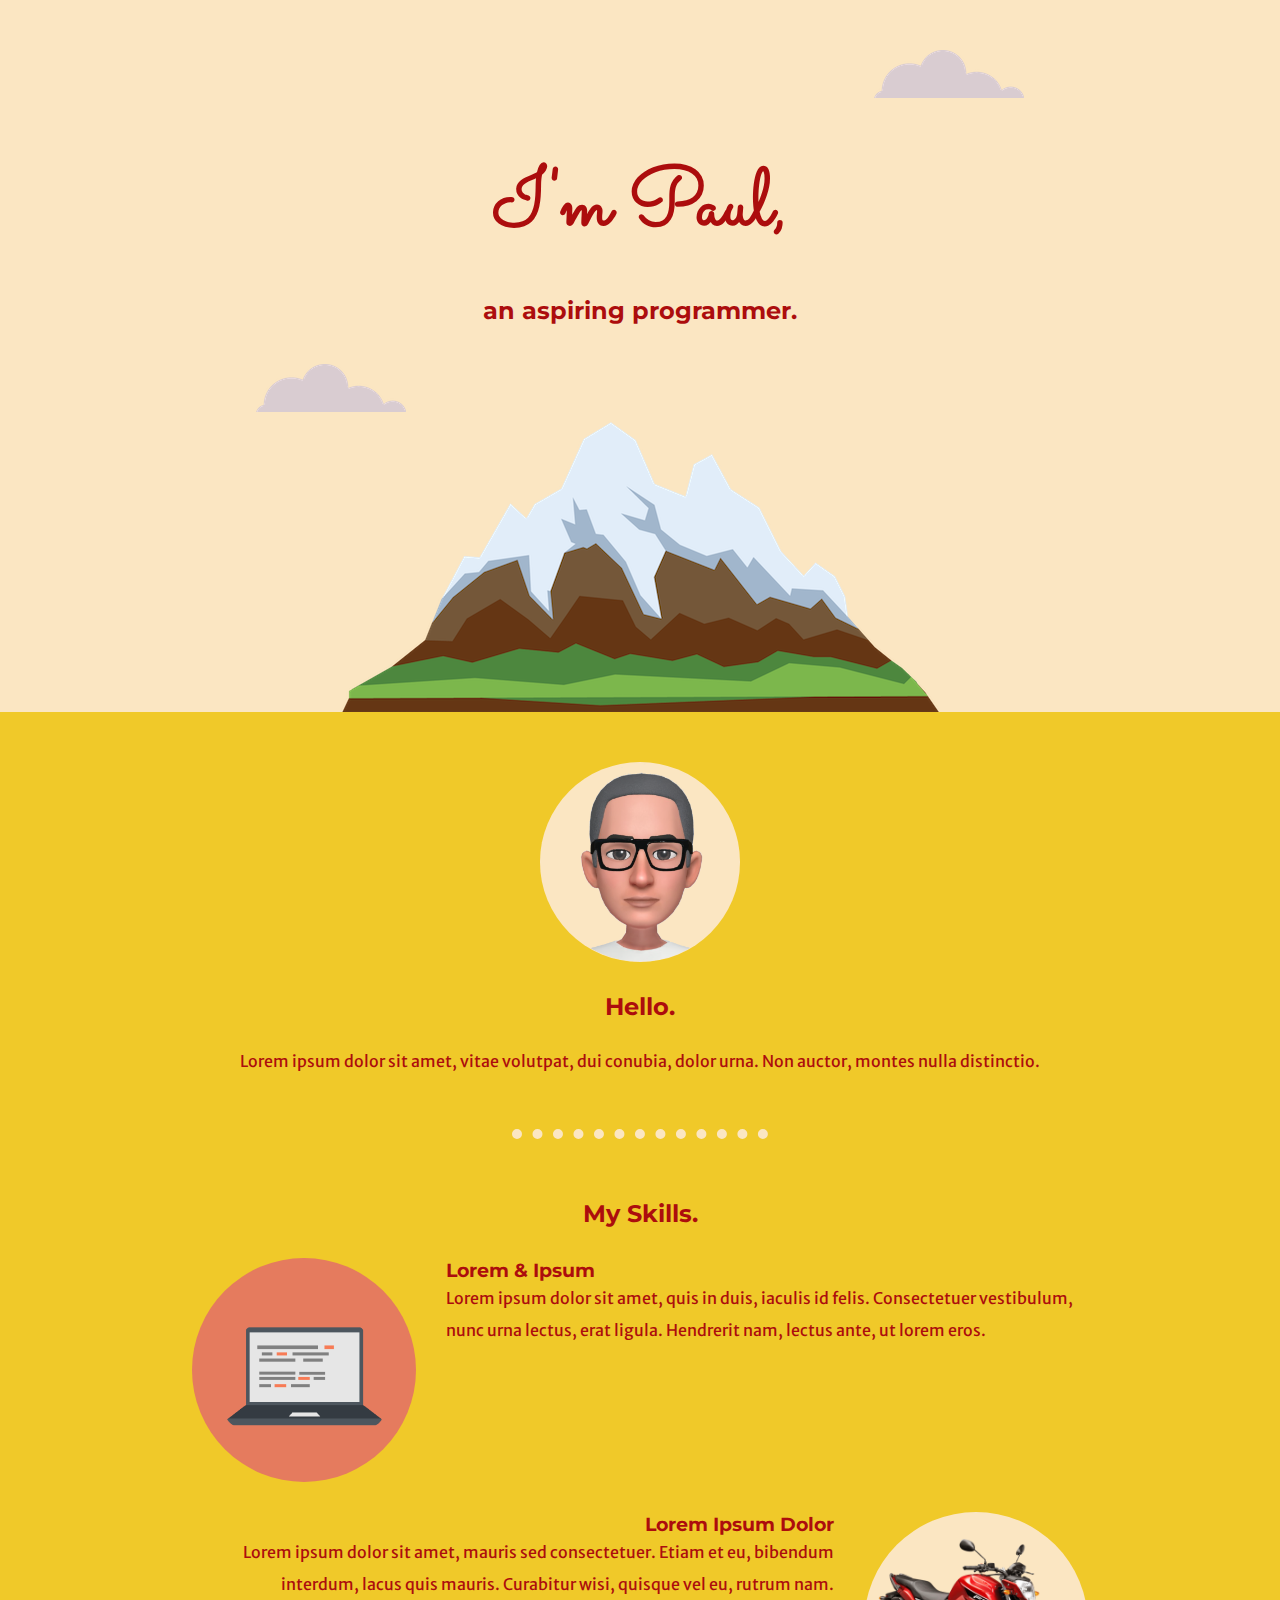
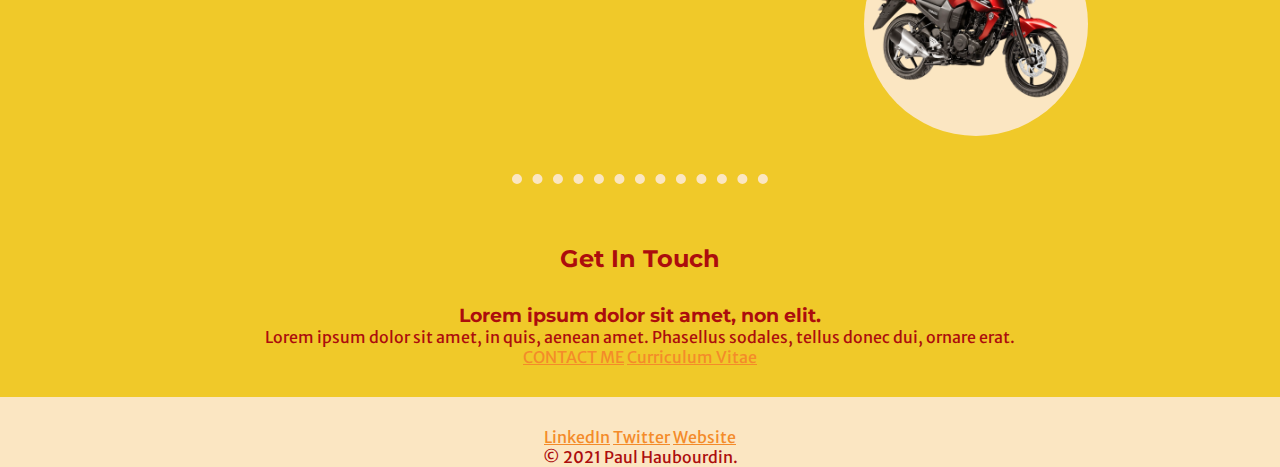
<file: index.html>
<html>
  <head>
    <meta charset="utf-8">
    <meta name="description" content="Paul's bio page, listing background and abilities.">
    <link rel="stylesheet" href="css/styles.css">
    <link rel="icon" href="paulemoji.ico">
    <link rel="preconnect" href="https://fonts.googleapis.com"><link rel="preconnect" href="https://fonts.gstatic.com" crossorigin><link href="https://fonts.googleapis.com/css2?family=Merriweather+Sans&family=Montserrat&family=Sacramento&display=swap" rel="stylesheet">
    <title>Paul Haubourdin</title>
  </head>
  <body>

    <div class="top-container">
      <img class="top-cloud" src="images/cloud.png" alt="cloud-img">
      <h1>I'm Paul,</h1>
      <h2>an aspiring programmer.</h2>
      <img class="bottom-cloud"src="images/cloud.png" alt="cloud-img">
      <img src="images/mountain.png" alt="cloud.img">
    </div>

    <div class="middle-container">
      <div class="profile">
        <img class="icon emoji-icon" src="images/emoji.png" alt="paul-emoji-img" width=200px>
        <h2>Hello.</h2>
        <p>Lorem ipsum dolor sit amet, vitae volutpat, dui conubia, dolor urna. Non auctor, montes nulla distinctio.</p>
      </div>
      <hr>
      <div class="skills">
        <h2>My Skills.</h2>
        <div class="skill-row left-row">
          <img class="icon skill-icon left-icon" src="images/computer.png" alt="computer-image">
          <h3>Lorem & Ipsum</h3>
          <p class="skill-text">Lorem ipsum dolor sit amet, quis in duis, iaculis id felis. Consectetuer vestibulum, nunc urna lectus, erat ligula. Hendrerit nam, lectus ante, ut lorem eros.</p>
        </div>
        <div class="skill-row right-row">
          <img class="icon skill-icon right-icon" src="images/motorcycle.png" alt="motorcycle-image">
          <h3>Lorem Ipsum Dolor</h3>
          <p class="skill-text">Lorem ipsum dolor sit amet, mauris sed consectetuer. Etiam et eu, bibendum interdum, lacus quis mauris. Curabitur wisi, quisque vel eu, rutrum nam.</p>
        </div>
      </div>
      <hr>
      <div class="contact-me">
        <h2>Get In Touch</h2>
        <h3>Lorem ipsum dolor sit amet, non elit.</h3>
        <p>Lorem ipsum dolor sit amet, in quis, aenean amet. Phasellus sodales, tellus donec dui, ornare erat.</p>
        <a class="btn" href="mailto:paul@haubourdin.net">CONTACT ME</a>
        <a class="btn" href="cv.html">Curriculum Vitae</a>
      </div>
    </div>

    <div class="bottom-container">
      <a class="footer-link" href="https://www.linkedin.com/">LinkedIn</a>
      <a class="footer-link" href="https://twitter.com/">Twitter</a>
      <a class="footer-link" href="http://www.haubourdin.net/">Website</a>
      <p>© 2021 Paul Haubourdin.</p>
    </div>

  </body>
</html>
</file>
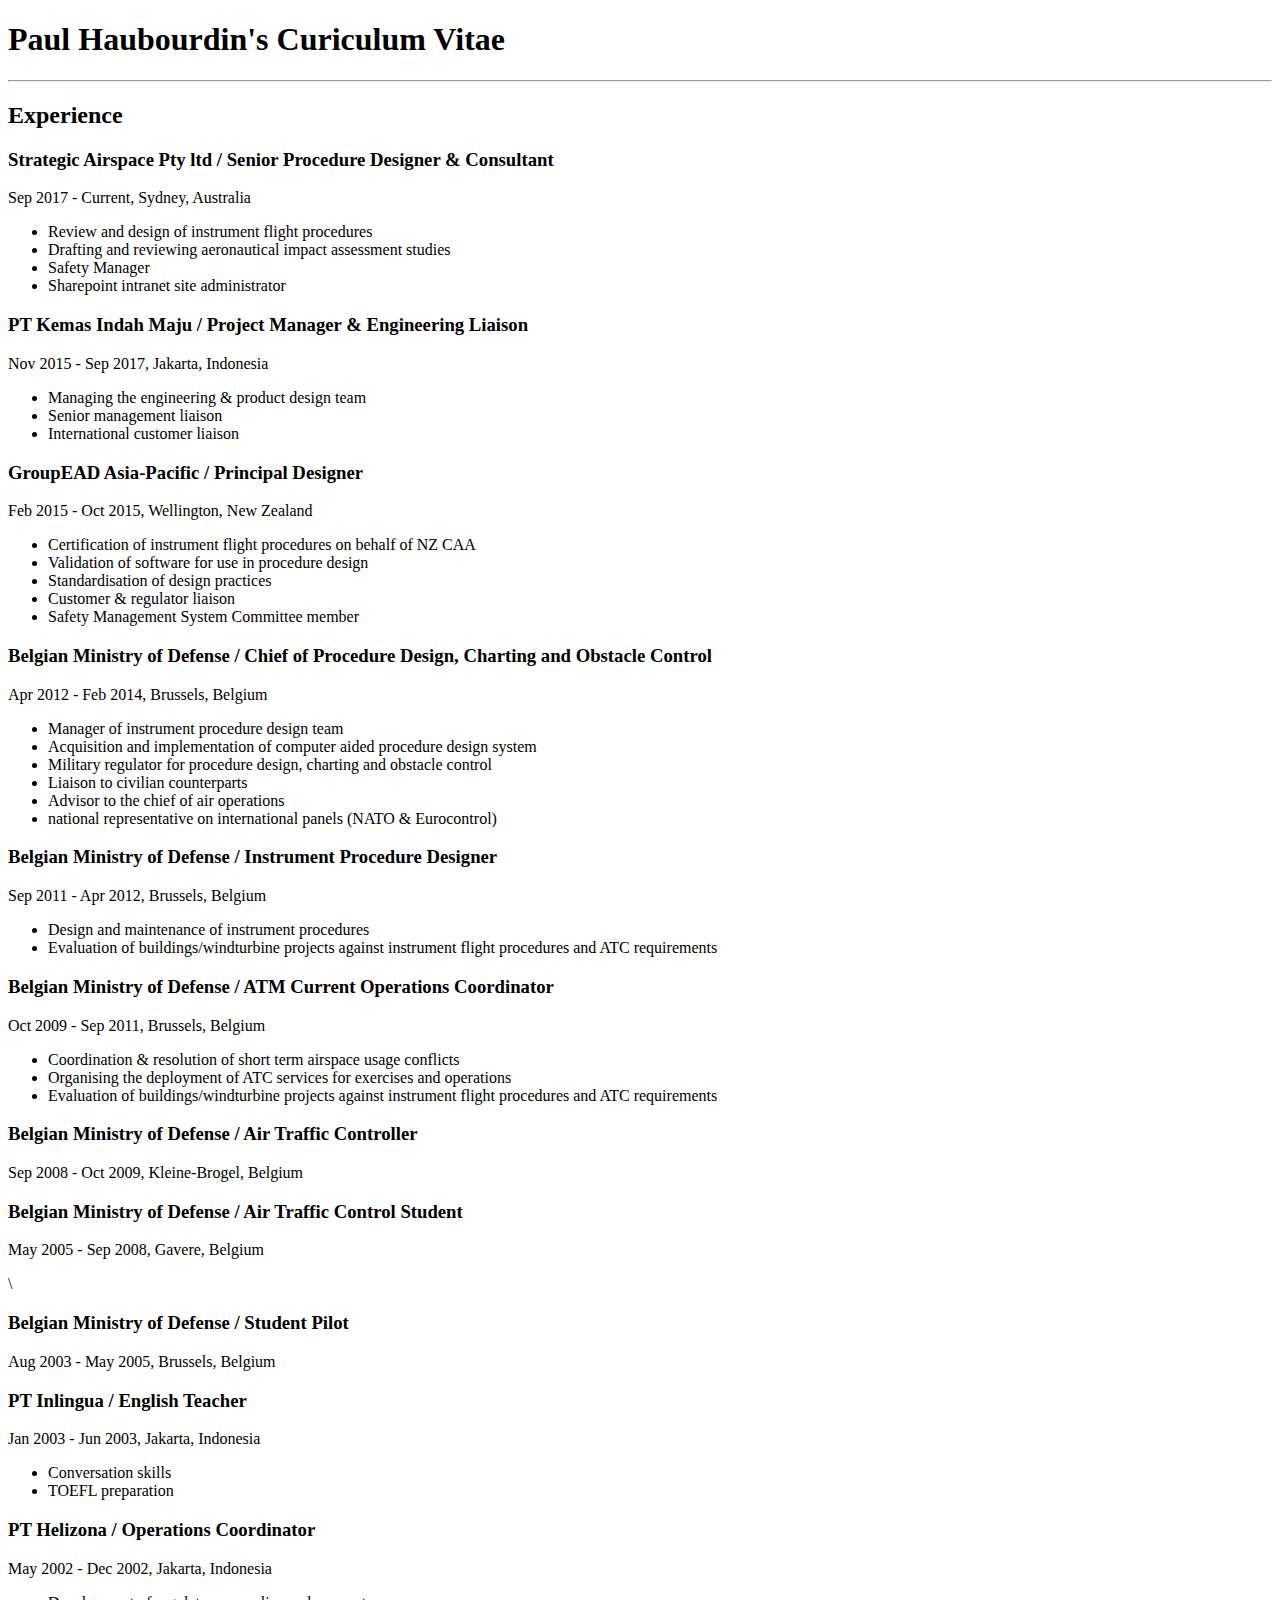
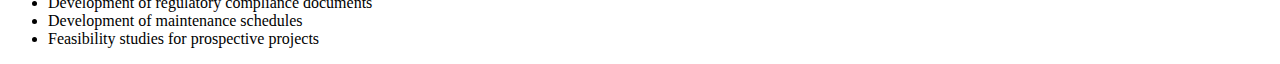
<file: cv.html>
<!DOCTYPE html>
<html lang="en">
<head>
    <meta charset="UTF-8">
    <meta name="viewport" content="width=device-width, initial-scale=1.0">
    <title>Paul's Curiculum Vitae</title>
</head>
<body>
    <h1>Paul Haubourdin's Curiculum Vitae</h1>
    <hr />
    <h2>Experience</h2>
        <h3><b>Strategic Airspace Pty ltd</b> / Senior Procedure Designer & Consultant</h3>
            <p>Sep 2017 - Current, Sydney, Australia</p>
            <ul>
                <li>Review and design of instrument flight procedures</li>
                <li>Drafting and reviewing aeronautical impact assessment studies</li>
                <li>Safety Manager</li>
                <li>Sharepoint intranet site administrator</li>
            </ul>
        <h3><b>PT Kemas Indah Maju</b> / Project Manager & Engineering Liaison</h3>
            <p>Nov 2015 - Sep 2017, Jakarta, Indonesia</p>
            <ul>
                <li>Managing the engineering & product design team</li>
                <li>Senior management liaison</li>
                <li>International customer liaison</li>
            </ul>
        <h3><b>GroupEAD Asia-Pacific</b> / Principal Designer</h3>
            <p>Feb 2015 - Oct 2015, Wellington, New Zealand</p>
            <ul>
                <li>Certification of instrument flight procedures on behalf of NZ CAA</li>
                <li>Validation of software for use in procedure design</li>
                <li>Standardisation of design practices</li>
                <li>Customer & regulator liaison</li>
                <li>Safety Management System Committee member</li>
            </ul>
        <h3><b>Belgian Ministry of Defense</b> / Chief of Procedure Design, Charting and Obstacle Control</h3>
            <p>Apr 2012 - Feb 2014, Brussels, Belgium</p>
            <ul>
                <li>Manager of instrument procedure design team</li>
                <li>Acquisition and implementation of computer aided procedure design system</li>
                <li>Military regulator for procedure design, charting and obstacle control</li>
                <li>Liaison to civilian counterparts</li>
                <li>Advisor to the chief of air operations</li>
                <li>national representative on international panels (NATO & Eurocontrol)</li>
            </ul>
        <h3><b>Belgian Ministry of Defense</b> / Instrument Procedure Designer</h3>
            <p>Sep 2011 - Apr 2012, Brussels, Belgium</p>
            <ul>
                <li>Design and maintenance of instrument procedures</li>
                <li>Evaluation of buildings/windturbine projects against instrument flight procedures and ATC requirements</li>
            </ul>
        <h3><b>Belgian Ministry of Defense</b> / ATM Current Operations Coordinator</h3>
            <p>Oct 2009 - Sep 2011, Brussels, Belgium</p>
            <ul>
                <li>Coordination & resolution of short term airspace usage conflicts</li>
                <li>Organising the deployment of ATC services for exercises and operations</li>
                <li>Evaluation of buildings/windturbine projects against instrument flight procedures and ATC requirements</li>
            </ul>
        <h3><b>Belgian Ministry of Defense</b> / Air Traffic Controller</h3>
            <p>Sep 2008 - Oct 2009, Kleine-Brogel, Belgium</p>
        <h3><b>Belgian Ministry of Defense</b> / Air Traffic Control Student</h3>
            <p>May 2005 - Sep 2008, Gavere, Belgium</p>\
        <h3><b>Belgian Ministry of Defense</b> / Student Pilot</h3>
            <p>Aug 2003 - May 2005, Brussels, Belgium</p>
        <h3><b>PT Inlingua</b> / English Teacher</h3>
            <p>Jan 2003 - Jun 2003, Jakarta, Indonesia</p>
            <ul>
                <li>Conversation skills</li>
                <li>TOEFL preparation</li>
            </ul>
        <h3><b>PT Helizona</b> / Operations Coordinator</h3>
            <p>May 2002 - Dec 2002, Jakarta, Indonesia</p>
            <ul>
                <li>Development of regulatory compliance documents</li>
                <li>Development of maintenance schedules</li>
                <li>Feasibility studies for prospective projects</li>
            </ul>
</body>
</html>
</file>
<file: css/styles.css>
/*
color 1: #FBE6C2
color 2: #F0C929
color 3: #F48B29
color 4: #AC0D0D

font-family: 'Merriweather Sans', sans-serif;
font-family: 'Montserrat', sans-serif;
font-family: 'Sacramento', cursive;
*/

/*----------- ELEMENT SELECTIONS -----------*/
body {
  margin: 0;
  text-align: center;
  font-family: 'Merriweather Sans', sans-serif;
  color: #AC0D0D;
}
div {
}
h1 {
  margin: 50px auto 0px;
  font-family: 'Sacramento', cursive;
  font-size: 5em;
}
h2 {
  margin: 30px;
  font-family: 'Montserrat', sans-serif;
  font-weight: bold;
  font-size: 1.5em;
}
h3 {
  margin: 0px;
  font-family: 'Montserrat', sans-serif;
  font-size: 1.2em;
}
p {
  margin: 0px;
}
a {
  color: #F48B29;
}
hr {
  border-style: dotted none none;
  border-color: #FBE6C2;
  border-width: 10px;
  height: 2px;
  width: 20%;
}

/*-------------- CLASS SELECTIONS -----------*/

.top-cloud {
  position: absolute;
  right: 20%;
  top: 50px;
}
.bottom-cloud {
  position: absolute;
  left: 20%;
  bottom: 300px;
}
.top-container {
  position: relative;
  background-color: #FBE6C2;
  padding-top: 100px;
  padding-bottom: 0px;
}
.middle-container {
  background-color: #F0C929;
}
.profile {
  padding-top: 50px;
  padding-bottom: 50px;
}
.icon {
  background-color: #FBE6C2;
  border-radius: 50%;
}
.emoji-icon {
  width: 200px;
}
.skills {
  padding-top: 20px;
  paddint-bottom: 50px;
}
.skill-icon {
  width: 25%;
}
.left-icon {
  float: left;
  margin-right: 30px;
}
.right-icon {
  float: right;
  margin-left: 30px;
}
.skill-row {
  display: inline-block;
  width: 70%;
  padding-bottom: 30px;
}
.skill-text {
  line-height: 2;
}
.left-row {
  text-align: left;
}
.right-row {
  text-align: right;
}
.contact-me {
  padding-top: 20px;
  padding-bottom: 30px;
}
.bottom-container {
  background-color: #FBE6C2;
  padding-top: 30px;
}
</file>
